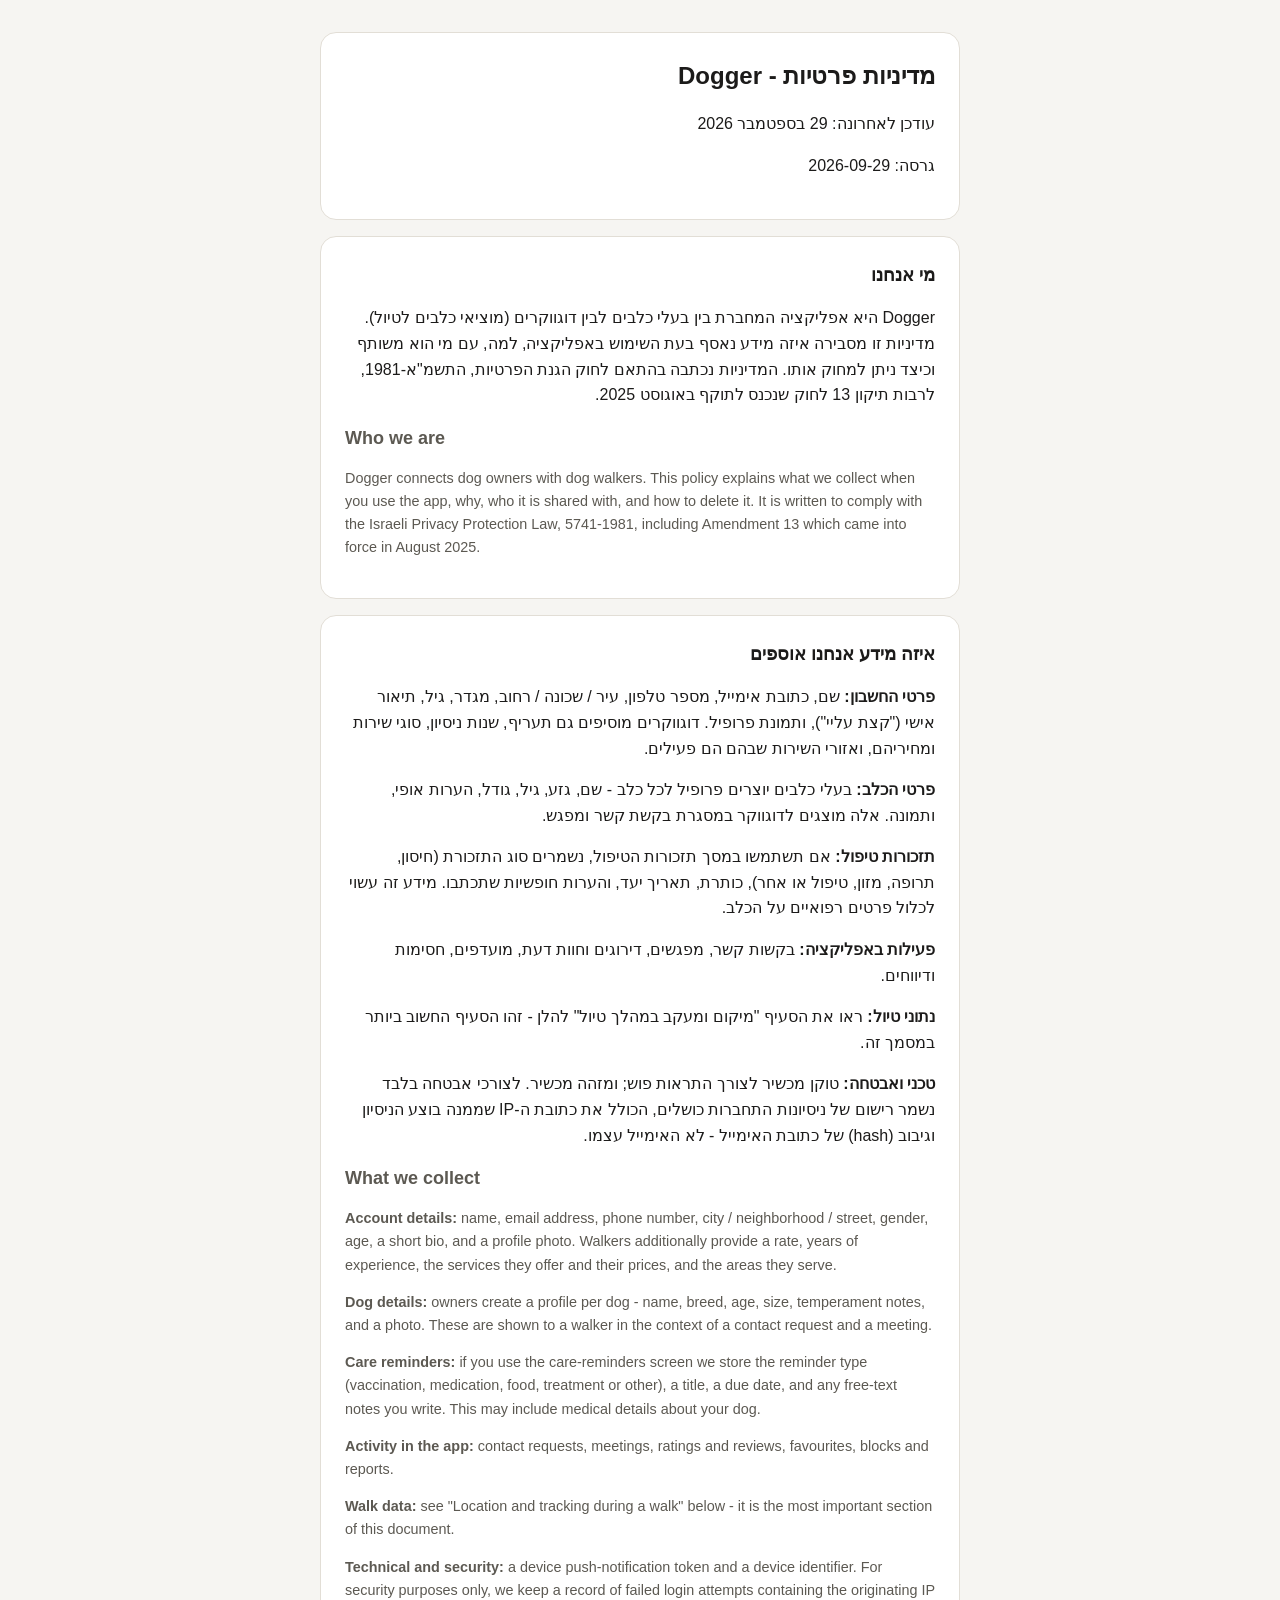
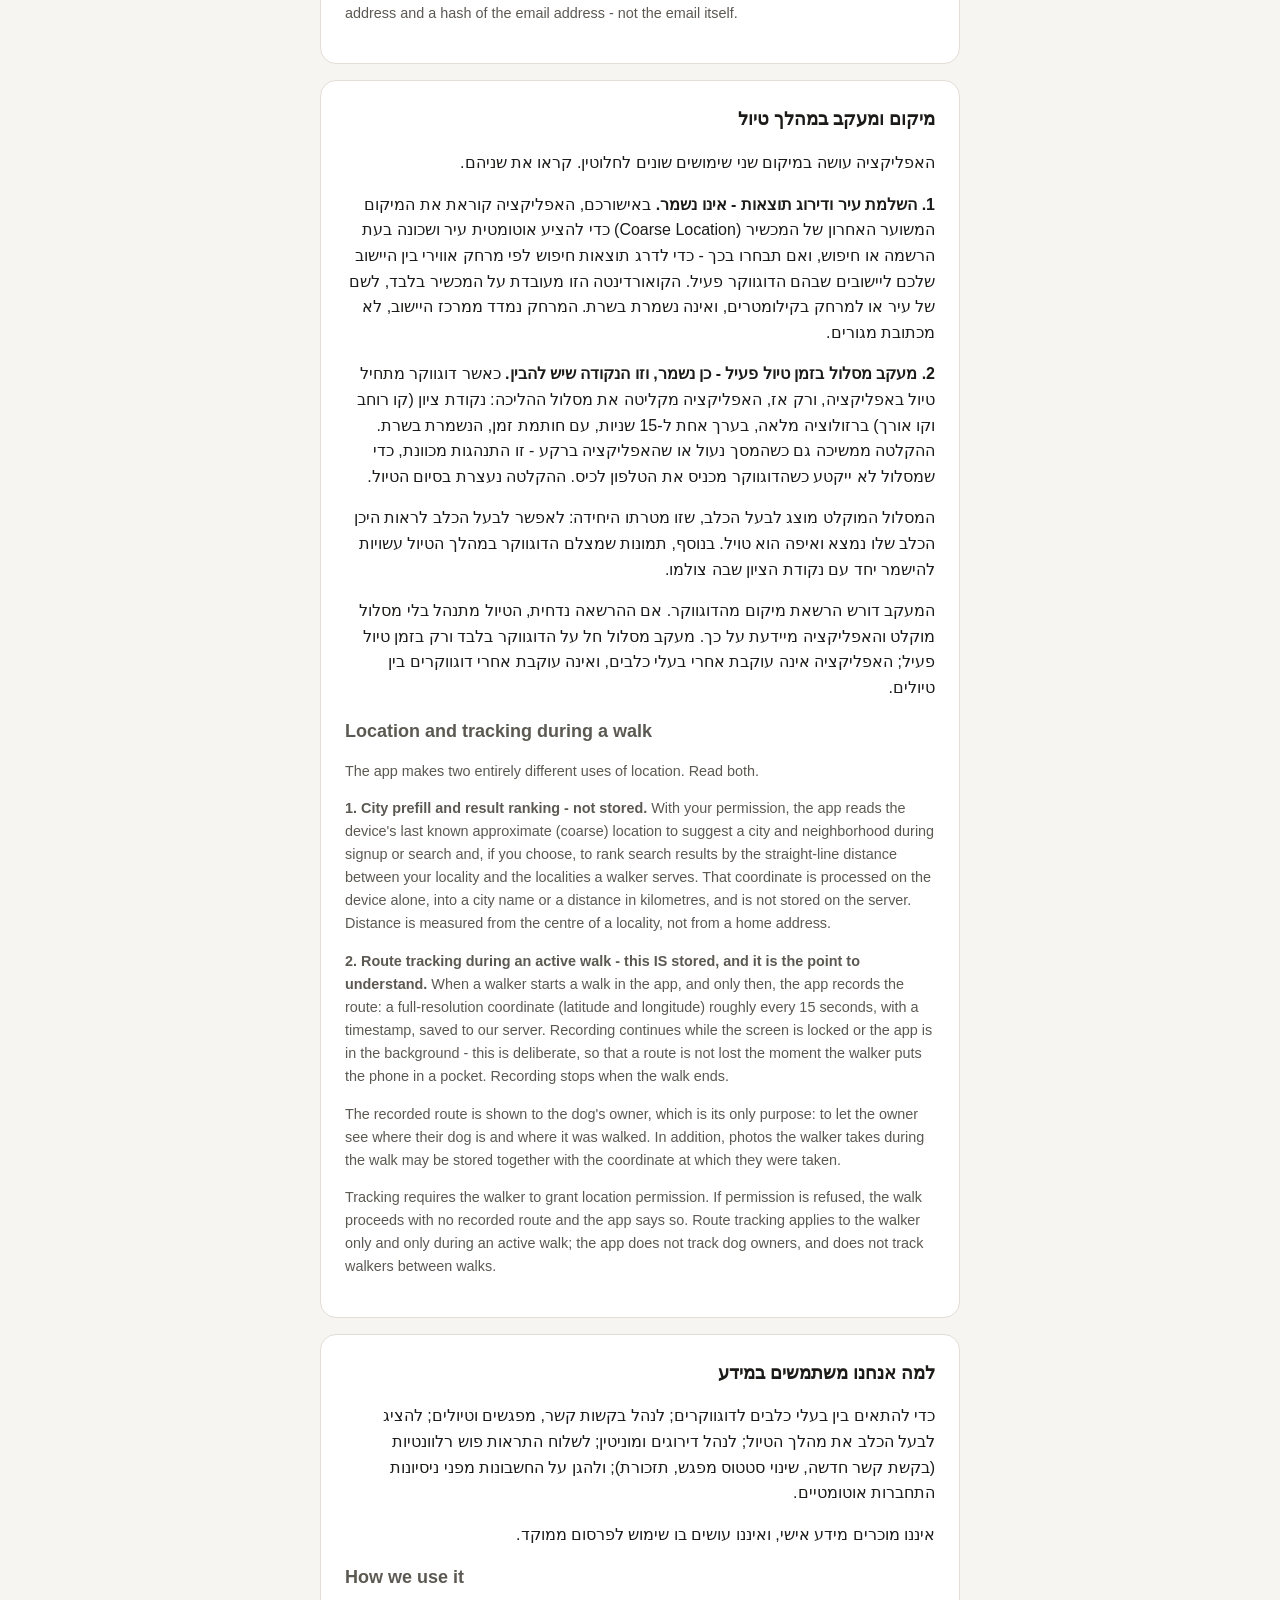
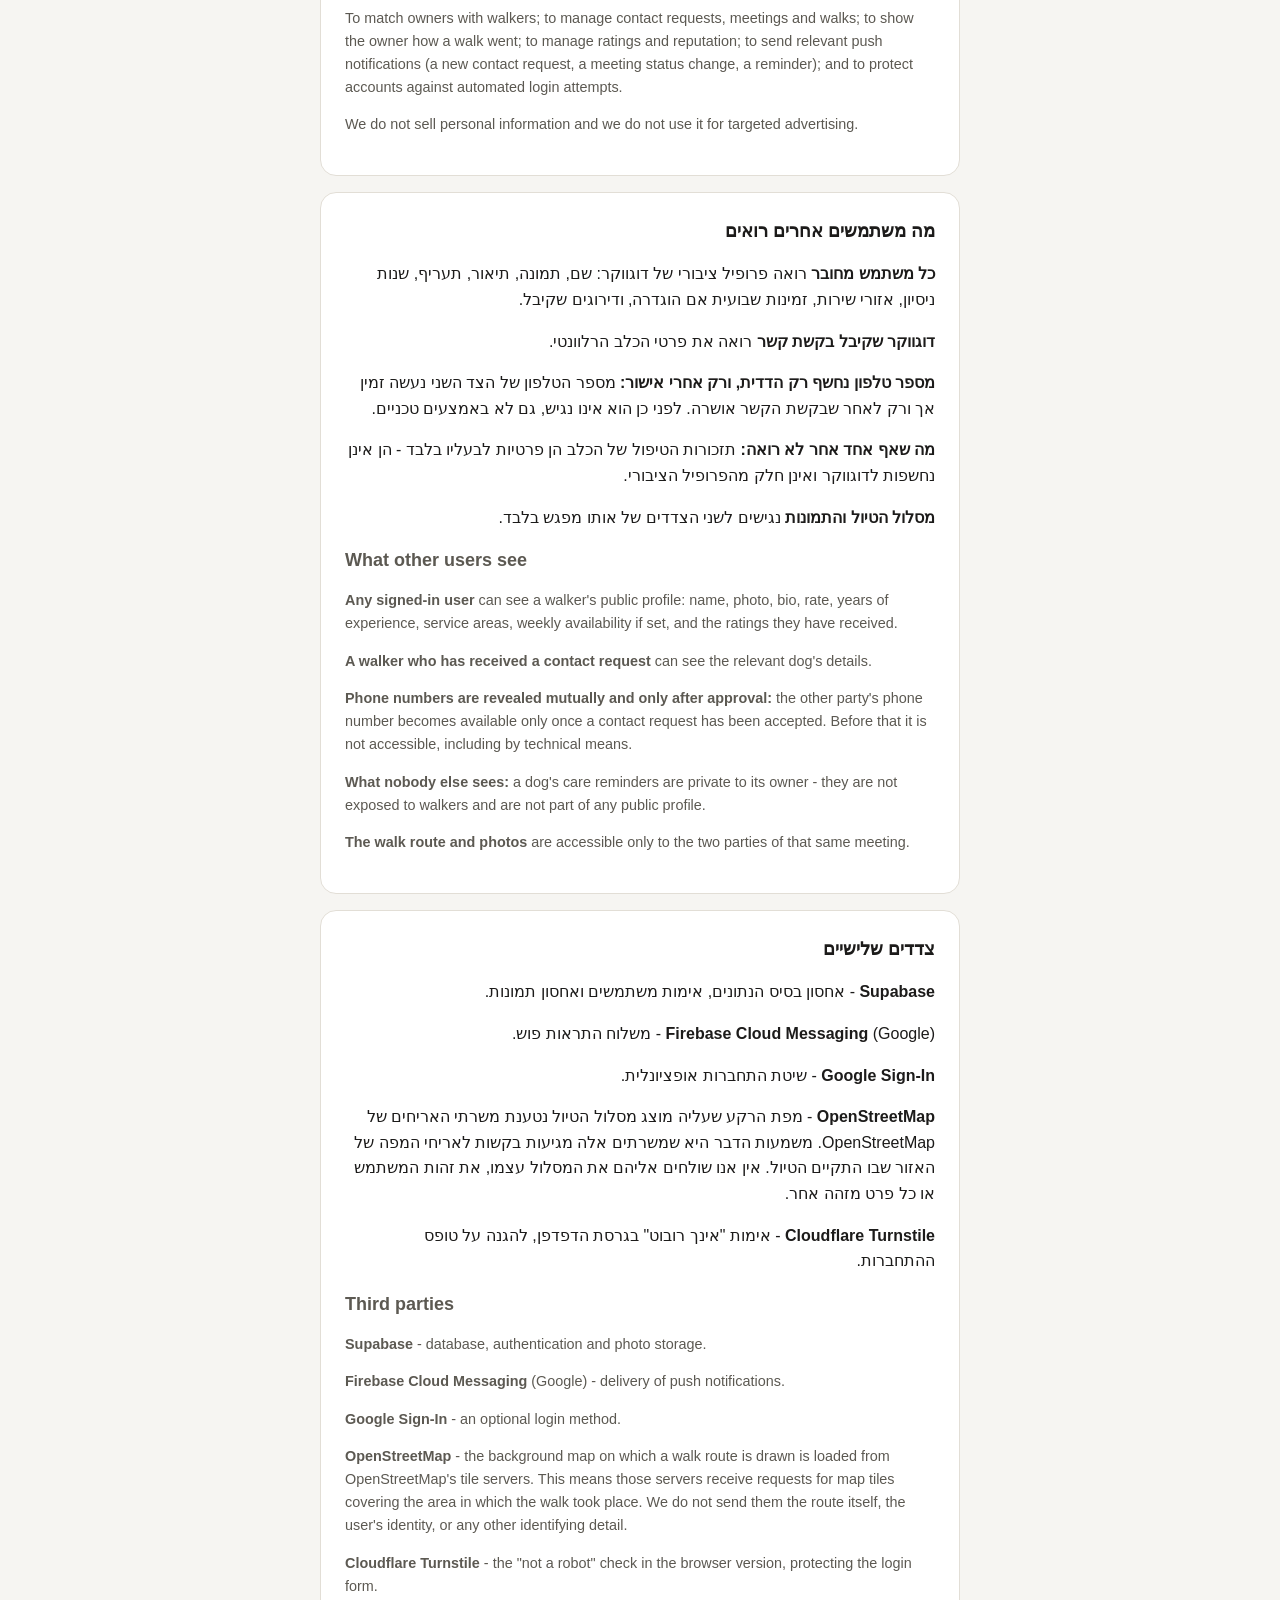
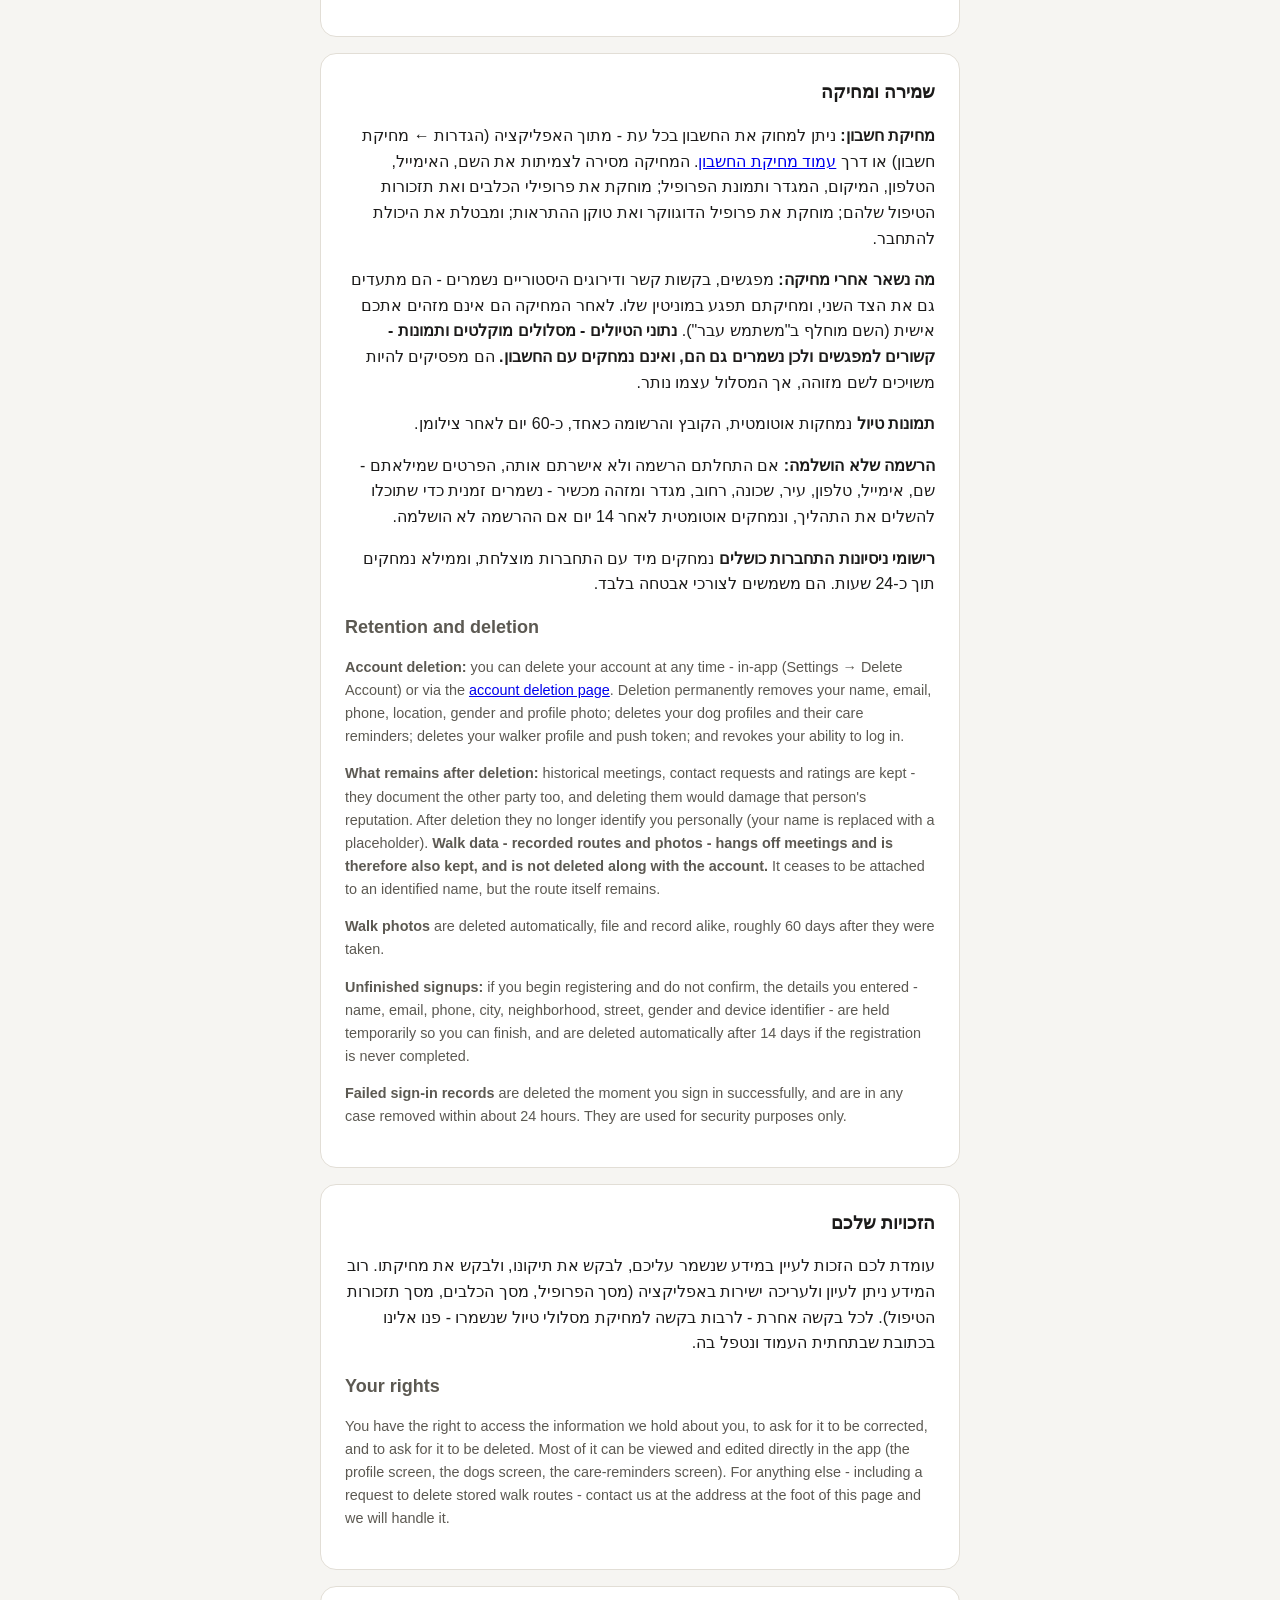
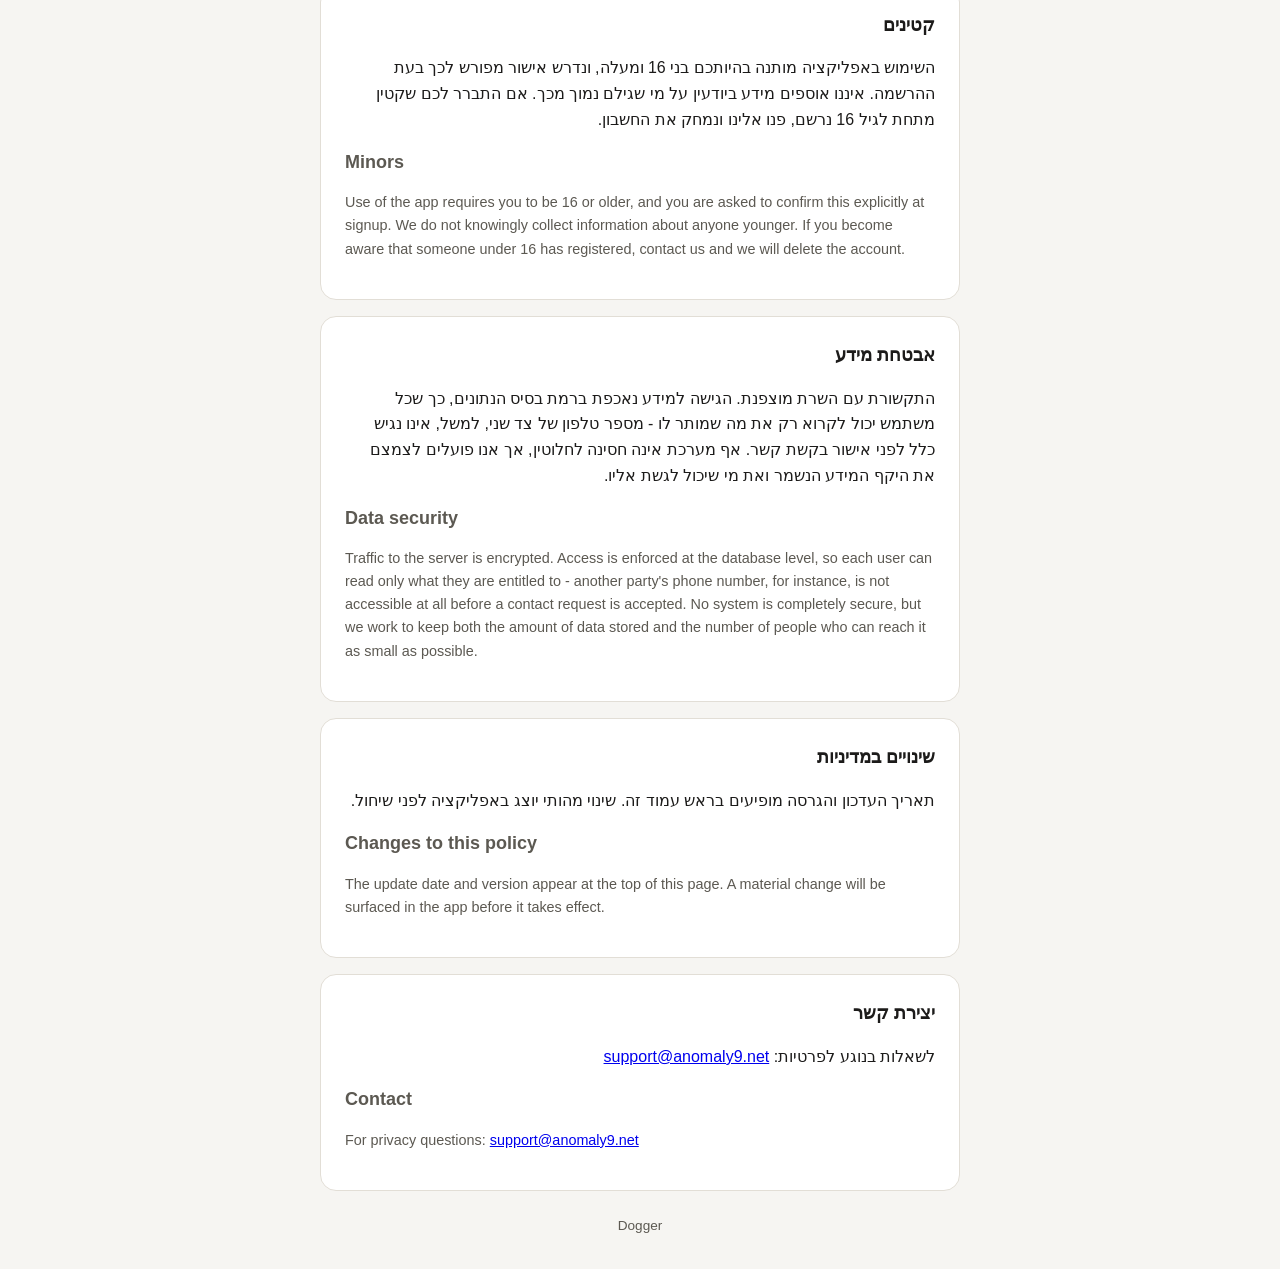
<file: privacy.html>
<!doctype html>
<html lang="he" dir="rtl">
<head>
<meta charset="UTF-8">
<meta name="viewport" content="width=device-width, initial-scale=1">
<title>מדיניות פרטיות - Dogger | Privacy Policy</title>
<link rel="stylesheet" href="style.css">
</head>
<body>
<main class="page">
  <div class="card lang-he">
    <h1>מדיניות פרטיות - Dogger</h1>
    <p>עודכן לאחרונה: 29 בספטמבר 2026</p>
    <p>גרסה: 2026-09-29</p>
  </div>

  <div class="card">
    <div class="lang-he">
      <h2>מי אנחנו</h2>
      <p>Dogger היא אפליקציה המחברת בין בעלי כלבים לבין דוגווקרים (מוציאי כלבים לטיול). מדיניות זו מסבירה איזה מידע נאסף בעת השימוש באפליקציה, למה, עם מי הוא משותף וכיצד ניתן למחוק אותו. המדיניות נכתבה בהתאם לחוק הגנת הפרטיות, התשמ"א-1981, לרבות תיקון 13 לחוק שנכנס לתוקף באוגוסט 2025.</p>
    </div>
    <div class="lang-en">
      <h2>Who we are</h2>
      <p>Dogger connects dog owners with dog walkers. This policy explains what we collect when you use the app, why, who it is shared with, and how to delete it. It is written to comply with the Israeli Privacy Protection Law, 5741-1981, including Amendment 13 which came into force in August 2025.</p>
    </div>
  </div>

  <div class="card">
    <div class="lang-he">
      <h2>איזה מידע אנחנו אוספים</h2>
      <p><strong>פרטי החשבון:</strong> שם, כתובת אימייל, מספר טלפון, עיר / שכונה / רחוב, מגדר, גיל, תיאור אישי ("קצת עליי"), ותמונת פרופיל. דוגווקרים מוסיפים גם תעריף, שנות ניסיון, סוגי שירות ומחיריהם, ואזורי השירות שבהם הם פעילים.</p>
      <p><strong>פרטי הכלב:</strong> בעלי כלבים יוצרים פרופיל לכל כלב - שם, גזע, גיל, גודל, הערות אופי, ותמונה. אלה מוצגים לדוגווקר במסגרת בקשת קשר ומפגש.</p>
      <p><strong>תזכורות טיפול:</strong> אם תשתמשו במסך תזכורות הטיפול, נשמרים סוג התזכורת (חיסון, תרופה, מזון, טיפול או אחר), כותרת, תאריך יעד, והערות חופשיות שתכתבו. מידע זה עשוי לכלול פרטים רפואיים על הכלב.</p>
      <p><strong>פעילות באפליקציה:</strong> בקשות קשר, מפגשים, דירוגים וחוות דעת, מועדפים, חסימות ודיווחים.</p>
      <p><strong>נתוני טיול:</strong> ראו את הסעיף "מיקום ומעקב במהלך טיול" להלן - זהו הסעיף החשוב ביותר במסמך זה.</p>
      <p><strong>טכני ואבטחה:</strong> טוקן מכשיר לצורך התראות פוש; ומזהה מכשיר. לצורכי אבטחה בלבד נשמר רישום של ניסיונות התחברות כושלים, הכולל את כתובת ה-IP שממנה בוצע הניסיון וגיבוב (hash) של כתובת האימייל - לא האימייל עצמו.</p>
    </div>
    <div class="lang-en">
      <h2>What we collect</h2>
      <p><strong>Account details:</strong> name, email address, phone number, city / neighborhood / street, gender, age, a short bio, and a profile photo. Walkers additionally provide a rate, years of experience, the services they offer and their prices, and the areas they serve.</p>
      <p><strong>Dog details:</strong> owners create a profile per dog - name, breed, age, size, temperament notes, and a photo. These are shown to a walker in the context of a contact request and a meeting.</p>
      <p><strong>Care reminders:</strong> if you use the care-reminders screen we store the reminder type (vaccination, medication, food, treatment or other), a title, a due date, and any free-text notes you write. This may include medical details about your dog.</p>
      <p><strong>Activity in the app:</strong> contact requests, meetings, ratings and reviews, favourites, blocks and reports.</p>
      <p><strong>Walk data:</strong> see "Location and tracking during a walk" below - it is the most important section of this document.</p>
      <p><strong>Technical and security:</strong> a device push-notification token and a device identifier. For security purposes only, we keep a record of failed login attempts containing the originating IP address and a hash of the email address - not the email itself.</p>
    </div>
  </div>

  <div class="card">
    <div class="lang-he">
      <h2>מיקום ומעקב במהלך טיול</h2>
      <p>האפליקציה עושה במיקום שני שימושים שונים לחלוטין. קראו את שניהם.</p>
      <p><strong>1. השלמת עיר ודירוג תוצאות - אינו נשמר.</strong> באישורכם, האפליקציה קוראת את המיקום המשוער האחרון של המכשיר (Coarse Location) כדי להציע אוטומטית עיר ושכונה בעת הרשמה או חיפוש, ואם תבחרו בכך - כדי לדרג תוצאות חיפוש לפי מרחק אווירי בין היישוב שלכם ליישובים שבהם הדוגווקר פעיל. הקואורדינטה הזו מעובדת על המכשיר בלבד, לשם של עיר או למרחק בקילומטרים, ואינה נשמרת בשרת. המרחק נמדד ממרכז היישוב, לא מכתובת מגורים.</p>
      <p><strong>2. מעקב מסלול בזמן טיול פעיל - כן נשמר, וזו הנקודה שיש להבין.</strong> כאשר דוגווקר מתחיל טיול באפליקציה, ורק אז, האפליקציה מקליטה את מסלול ההליכה: נקודת ציון (קו רוחב וקו אורך) ברזולוציה מלאה, בערך אחת ל-15 שניות, עם חותמת זמן, הנשמרת בשרת. ההקלטה ממשיכה גם כשהמסך נעול או שהאפליקציה ברקע - זו התנהגות מכוונת, כדי שמסלול לא ייקטע כשהדוגווקר מכניס את הטלפון לכיס. ההקלטה נעצרת בסיום הטיול.</p>
      <p>המסלול המוקלט מוצג לבעל הכלב, שזו מטרתו היחידה: לאפשר לבעל הכלב לראות היכן הכלב שלו נמצא ואיפה הוא טויל. בנוסף, תמונות שמצלם הדוגווקר במהלך הטיול עשויות להישמר יחד עם נקודת הציון שבה צולמו.</p>
      <p>המעקב דורש הרשאת מיקום מהדוגווקר. אם ההרשאה נדחית, הטיול מתנהל בלי מסלול מוקלט והאפליקציה מיידעת על כך. מעקב מסלול חל על הדוגווקר בלבד ורק בזמן טיול פעיל; האפליקציה אינה עוקבת אחרי בעלי כלבים, ואינה עוקבת אחרי דוגווקרים בין טיולים.</p>
    </div>
    <div class="lang-en">
      <h2>Location and tracking during a walk</h2>
      <p>The app makes two entirely different uses of location. Read both.</p>
      <p><strong>1. City prefill and result ranking - not stored.</strong> With your permission, the app reads the device's last known approximate (coarse) location to suggest a city and neighborhood during signup or search and, if you choose, to rank search results by the straight-line distance between your locality and the localities a walker serves. That coordinate is processed on the device alone, into a city name or a distance in kilometres, and is not stored on the server. Distance is measured from the centre of a locality, not from a home address.</p>
      <p><strong>2. Route tracking during an active walk - this IS stored, and it is the point to understand.</strong> When a walker starts a walk in the app, and only then, the app records the route: a full-resolution coordinate (latitude and longitude) roughly every 15 seconds, with a timestamp, saved to our server. Recording continues while the screen is locked or the app is in the background - this is deliberate, so that a route is not lost the moment the walker puts the phone in a pocket. Recording stops when the walk ends.</p>
      <p>The recorded route is shown to the dog's owner, which is its only purpose: to let the owner see where their dog is and where it was walked. In addition, photos the walker takes during the walk may be stored together with the coordinate at which they were taken.</p>
      <p>Tracking requires the walker to grant location permission. If permission is refused, the walk proceeds with no recorded route and the app says so. Route tracking applies to the walker only and only during an active walk; the app does not track dog owners, and does not track walkers between walks.</p>
    </div>
  </div>

  <div class="card">
    <div class="lang-he">
      <h2>למה אנחנו משתמשים במידע</h2>
      <p>כדי להתאים בין בעלי כלבים לדוגווקרים; לנהל בקשות קשר, מפגשים וטיולים; להציג לבעל הכלב את מהלך הטיול; לנהל דירוגים ומוניטין; לשלוח התראות פוש רלוונטיות (בקשת קשר חדשה, שינוי סטטוס מפגש, תזכורת); ולהגן על החשבונות מפני ניסיונות התחברות אוטומטיים.</p>
      <p>איננו מוכרים מידע אישי, ואיננו עושים בו שימוש לפרסום ממוקד.</p>
    </div>
    <div class="lang-en">
      <h2>How we use it</h2>
      <p>To match owners with walkers; to manage contact requests, meetings and walks; to show the owner how a walk went; to manage ratings and reputation; to send relevant push notifications (a new contact request, a meeting status change, a reminder); and to protect accounts against automated login attempts.</p>
      <p>We do not sell personal information and we do not use it for targeted advertising.</p>
    </div>
  </div>

  <div class="card">
    <div class="lang-he">
      <h2>מה משתמשים אחרים רואים</h2>
      <p><strong>כל משתמש מחובר</strong> רואה פרופיל ציבורי של דוגווקר: שם, תמונה, תיאור, תעריף, שנות ניסיון, אזורי שירות, זמינות שבועית אם הוגדרה, ודירוגים שקיבל.</p>
      <p><strong>דוגווקר שקיבל בקשת קשר</strong> רואה את פרטי הכלב הרלוונטי.</p>
      <p><strong>מספר טלפון נחשף רק הדדית, ורק אחרי אישור:</strong> מספר הטלפון של הצד השני נעשה זמין אך ורק לאחר שבקשת הקשר אושרה. לפני כן הוא אינו נגיש, גם לא באמצעים טכניים.</p>
      <p><strong>מה שאף אחד אחר לא רואה:</strong> תזכורות הטיפול של הכלב הן פרטיות לבעליו בלבד - הן אינן נחשפות לדוגווקר ואינן חלק מהפרופיל הציבורי.</p>
      <p><strong>מסלול הטיול והתמונות</strong> נגישים לשני הצדדים של אותו מפגש בלבד.</p>
    </div>
    <div class="lang-en">
      <h2>What other users see</h2>
      <p><strong>Any signed-in user</strong> can see a walker's public profile: name, photo, bio, rate, years of experience, service areas, weekly availability if set, and the ratings they have received.</p>
      <p><strong>A walker who has received a contact request</strong> can see the relevant dog's details.</p>
      <p><strong>Phone numbers are revealed mutually and only after approval:</strong> the other party's phone number becomes available only once a contact request has been accepted. Before that it is not accessible, including by technical means.</p>
      <p><strong>What nobody else sees:</strong> a dog's care reminders are private to its owner - they are not exposed to walkers and are not part of any public profile.</p>
      <p><strong>The walk route and photos</strong> are accessible only to the two parties of that same meeting.</p>
    </div>
  </div>

  <div class="card">
    <div class="lang-he">
      <h2>צדדים שלישיים</h2>
      <p><strong>Supabase</strong> - אחסון בסיס הנתונים, אימות משתמשים ואחסון תמונות.</p>
      <p><strong>Firebase Cloud Messaging</strong> (Google) - משלוח התראות פוש.</p>
      <p><strong>Google Sign-In</strong> - שיטת התחברות אופציונלית.</p>
      <p><strong>OpenStreetMap</strong> - מפת הרקע שעליה מוצג מסלול הטיול נטענת משרתי האריחים של OpenStreetMap. משמעות הדבר היא שמשרתים אלה מגיעות בקשות לאריחי המפה של האזור שבו התקיים הטיול. אין אנו שולחים אליהם את המסלול עצמו, את זהות המשתמש או כל פרט מזהה אחר.</p>
      <p><strong>Cloudflare Turnstile</strong> - אימות "אינך רובוט" בגרסת הדפדפן, להגנה על טופס ההתחברות.</p>
    </div>
    <div class="lang-en">
      <h2>Third parties</h2>
      <p><strong>Supabase</strong> - database, authentication and photo storage.</p>
      <p><strong>Firebase Cloud Messaging</strong> (Google) - delivery of push notifications.</p>
      <p><strong>Google Sign-In</strong> - an optional login method.</p>
      <p><strong>OpenStreetMap</strong> - the background map on which a walk route is drawn is loaded from OpenStreetMap's tile servers. This means those servers receive requests for map tiles covering the area in which the walk took place. We do not send them the route itself, the user's identity, or any other identifying detail.</p>
      <p><strong>Cloudflare Turnstile</strong> - the "not a robot" check in the browser version, protecting the login form.</p>
    </div>
  </div>

  <div class="card">
    <div class="lang-he">
      <h2>שמירה ומחיקה</h2>
      <p><strong>מחיקת חשבון:</strong> ניתן למחוק את החשבון בכל עת - מתוך האפליקציה (הגדרות ← מחיקת חשבון) או דרך <a href="delete-account.html">עמוד מחיקת החשבון</a>. המחיקה מסירה לצמיתות את השם, האימייל, הטלפון, המיקום, המגדר ותמונת הפרופיל; מוחקת את פרופילי הכלבים ואת תזכורות הטיפול שלהם; מוחקת את פרופיל הדוגווקר ואת טוקן ההתראות; ומבטלת את היכולת להתחבר.</p>
      <p><strong>מה נשאר אחרי מחיקה:</strong> מפגשים, בקשות קשר ודירוגים היסטוריים נשמרים - הם מתעדים גם את הצד השני, ומחיקתם תפגע במוניטין שלו. לאחר המחיקה הם אינם מזהים אתכם אישית (השם מוחלף ב"משתמש עבר"). <strong>נתוני הטיולים - מסלולים מוקלטים ותמונות - קשורים למפגשים ולכן נשמרים גם הם, ואינם נמחקים עם החשבון.</strong> הם מפסיקים להיות משויכים לשם מזוהה, אך המסלול עצמו נותר.</p>
      <p><strong>תמונות טיול</strong> נמחקות אוטומטית, הקובץ והרשומה כאחד, כ-60 יום לאחר צילומן.</p>
      <p><strong>הרשמה שלא הושלמה:</strong> אם התחלתם הרשמה ולא אישרתם אותה, הפרטים שמילאתם - שם, אימייל, טלפון, עיר, שכונה, רחוב, מגדר ומזהה מכשיר - נשמרים זמנית כדי שתוכלו להשלים את התהליך, ונמחקים אוטומטית לאחר 14 יום אם ההרשמה לא הושלמה.</p>
      <p><strong>רישומי ניסיונות התחברות כושלים</strong> נמחקים מיד עם התחברות מוצלחת, וממילא נמחקים תוך כ-24 שעות. הם משמשים לצורכי אבטחה בלבד.</p>
    </div>
    <div class="lang-en">
      <h2>Retention and deletion</h2>
      <p><strong>Account deletion:</strong> you can delete your account at any time - in-app (Settings → Delete Account) or via the <a href="delete-account.html">account deletion page</a>. Deletion permanently removes your name, email, phone, location, gender and profile photo; deletes your dog profiles and their care reminders; deletes your walker profile and push token; and revokes your ability to log in.</p>
      <p><strong>What remains after deletion:</strong> historical meetings, contact requests and ratings are kept - they document the other party too, and deleting them would damage that person's reputation. After deletion they no longer identify you personally (your name is replaced with a placeholder). <strong>Walk data - recorded routes and photos - hangs off meetings and is therefore also kept, and is not deleted along with the account.</strong> It ceases to be attached to an identified name, but the route itself remains.</p>
      <p><strong>Walk photos</strong> are deleted automatically, file and record alike, roughly 60 days after they were taken.</p>
      <p><strong>Unfinished signups:</strong> if you begin registering and do not confirm, the details you entered - name, email, phone, city, neighborhood, street, gender and device identifier - are held temporarily so you can finish, and are deleted automatically after 14 days if the registration is never completed.</p>
      <p><strong>Failed sign-in records</strong> are deleted the moment you sign in successfully, and are in any case removed within about 24 hours. They are used for security purposes only.</p>
    </div>
  </div>

  <div class="card">
    <div class="lang-he">
      <h2>הזכויות שלכם</h2>
      <p>עומדת לכם הזכות לעיין במידע שנשמר עליכם, לבקש את תיקונו, ולבקש את מחיקתו. רוב המידע ניתן לעיון ולעריכה ישירות באפליקציה (מסך הפרופיל, מסך הכלבים, מסך תזכורות הטיפול). לכל בקשה אחרת - לרבות בקשה למחיקת מסלולי טיול שנשמרו - פנו אלינו בכתובת שבתחתית העמוד ונטפל בה.</p>
    </div>
    <div class="lang-en">
      <h2>Your rights</h2>
      <p>You have the right to access the information we hold about you, to ask for it to be corrected, and to ask for it to be deleted. Most of it can be viewed and edited directly in the app (the profile screen, the dogs screen, the care-reminders screen). For anything else - including a request to delete stored walk routes - contact us at the address at the foot of this page and we will handle it.</p>
    </div>
  </div>

  <div class="card">
    <div class="lang-he">
      <h2>קטינים</h2>
      <p>השימוש באפליקציה מותנה בהיותכם בני 16 ומעלה, ונדרש אישור מפורש לכך בעת ההרשמה. איננו אוספים מידע ביודעין על מי שגילם נמוך מכך. אם התברר לכם שקטין מתחת לגיל 16 נרשם, פנו אלינו ונמחק את החשבון.</p>
    </div>
    <div class="lang-en">
      <h2>Minors</h2>
      <p>Use of the app requires you to be 16 or older, and you are asked to confirm this explicitly at signup. We do not knowingly collect information about anyone younger. If you become aware that someone under 16 has registered, contact us and we will delete the account.</p>
    </div>
  </div>

  <div class="card">
    <div class="lang-he">
      <h2>אבטחת מידע</h2>
      <p>התקשורת עם השרת מוצפנת. הגישה למידע נאכפת ברמת בסיס הנתונים, כך שכל משתמש יכול לקרוא רק את מה שמותר לו - מספר טלפון של צד שני, למשל, אינו נגיש כלל לפני אישור בקשת קשר. אף מערכת אינה חסינה לחלוטין, אך אנו פועלים לצמצם את היקף המידע הנשמר ואת מי שיכול לגשת אליו.</p>
    </div>
    <div class="lang-en">
      <h2>Data security</h2>
      <p>Traffic to the server is encrypted. Access is enforced at the database level, so each user can read only what they are entitled to - another party's phone number, for instance, is not accessible at all before a contact request is accepted. No system is completely secure, but we work to keep both the amount of data stored and the number of people who can reach it as small as possible.</p>
    </div>
  </div>

  <div class="card">
    <div class="lang-he">
      <h2>שינויים במדיניות</h2>
      <p>תאריך העדכון והגרסה מופיעים בראש עמוד זה. שינוי מהותי יוצג באפליקציה לפני שיחול.</p>
    </div>
    <div class="lang-en">
      <h2>Changes to this policy</h2>
      <p>The update date and version appear at the top of this page. A material change will be surfaced in the app before it takes effect.</p>
    </div>
  </div>

  <div class="card">
    <div class="lang-he">
      <h2>יצירת קשר</h2>
      <p>לשאלות בנוגע לפרטיות: <a href="mailto:support@anomaly9.net">support@anomaly9.net</a></p>
    </div>
    <div class="lang-en">
      <h2>Contact</h2>
      <p>For privacy questions: <a href="mailto:support@anomaly9.net">support@anomaly9.net</a></p>
    </div>
  </div>

  <footer>Dogger</footer>
</main>
</body>
</html>
</file>
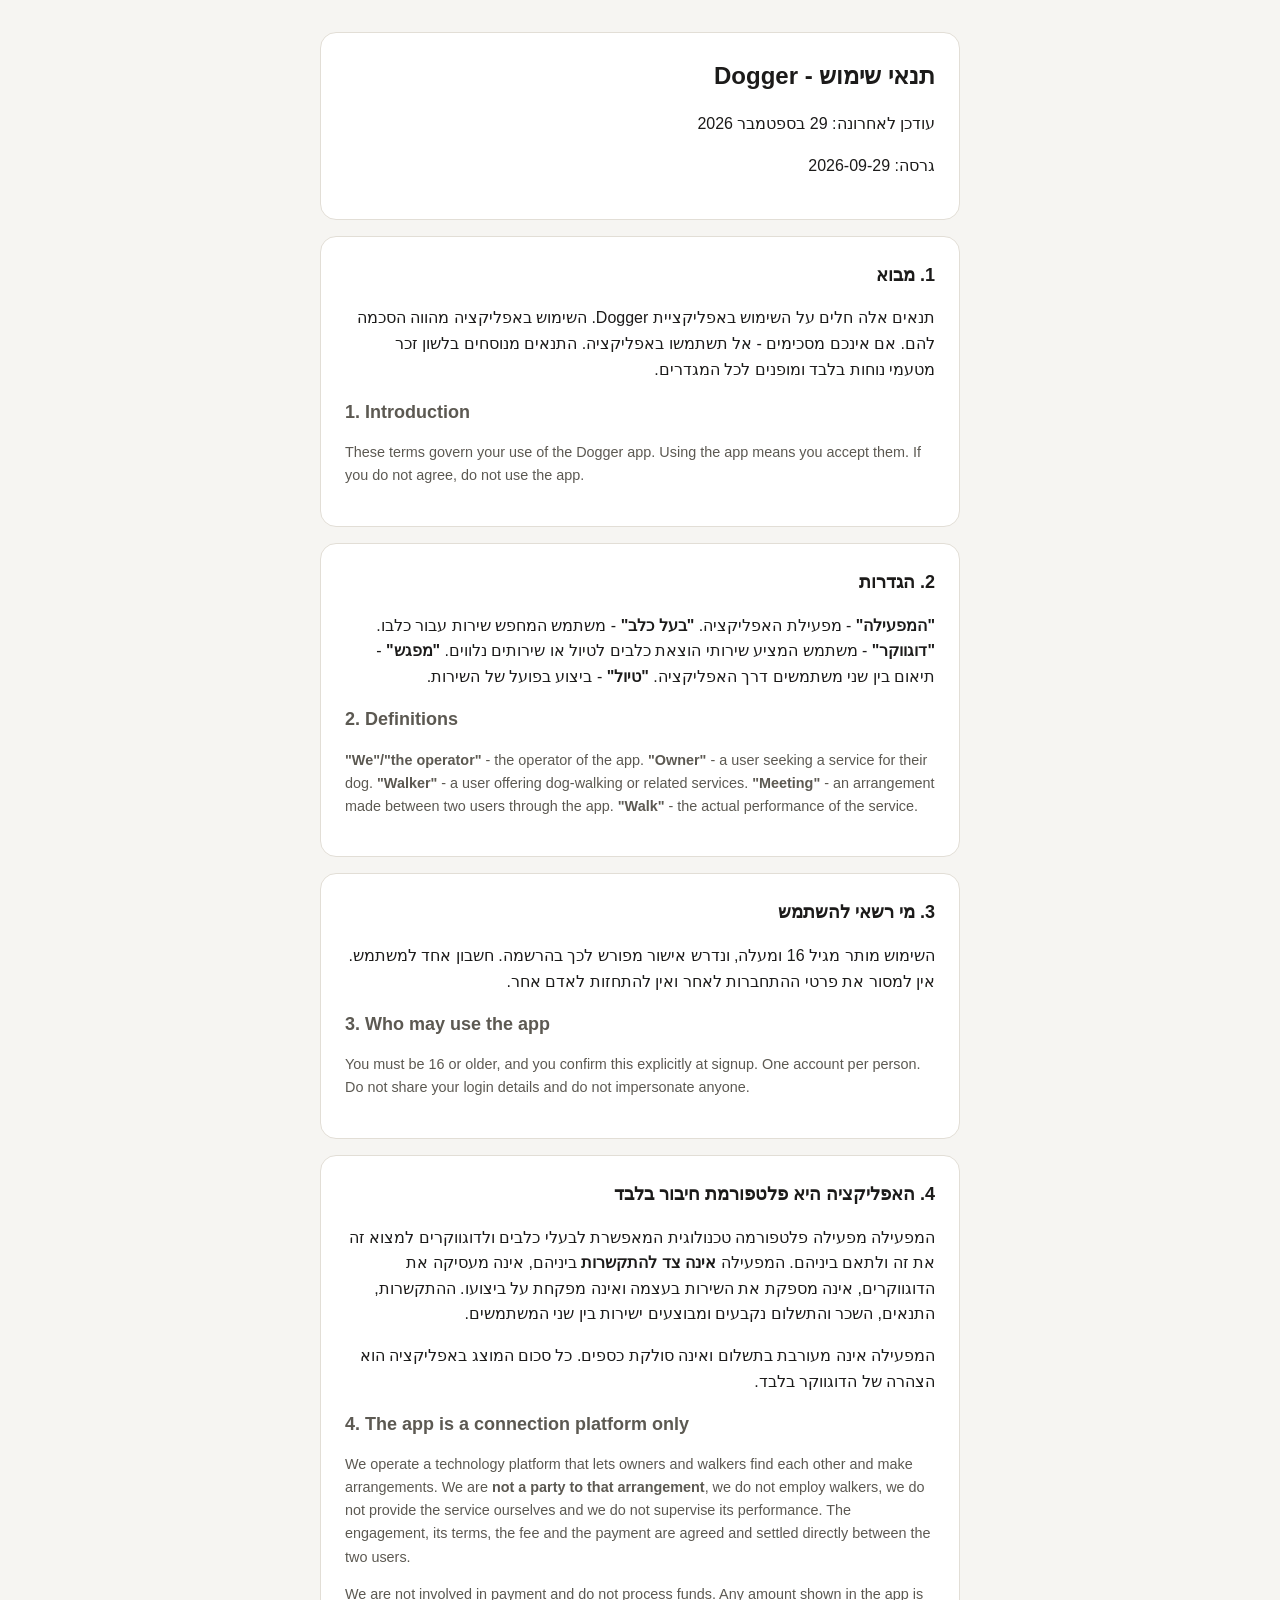
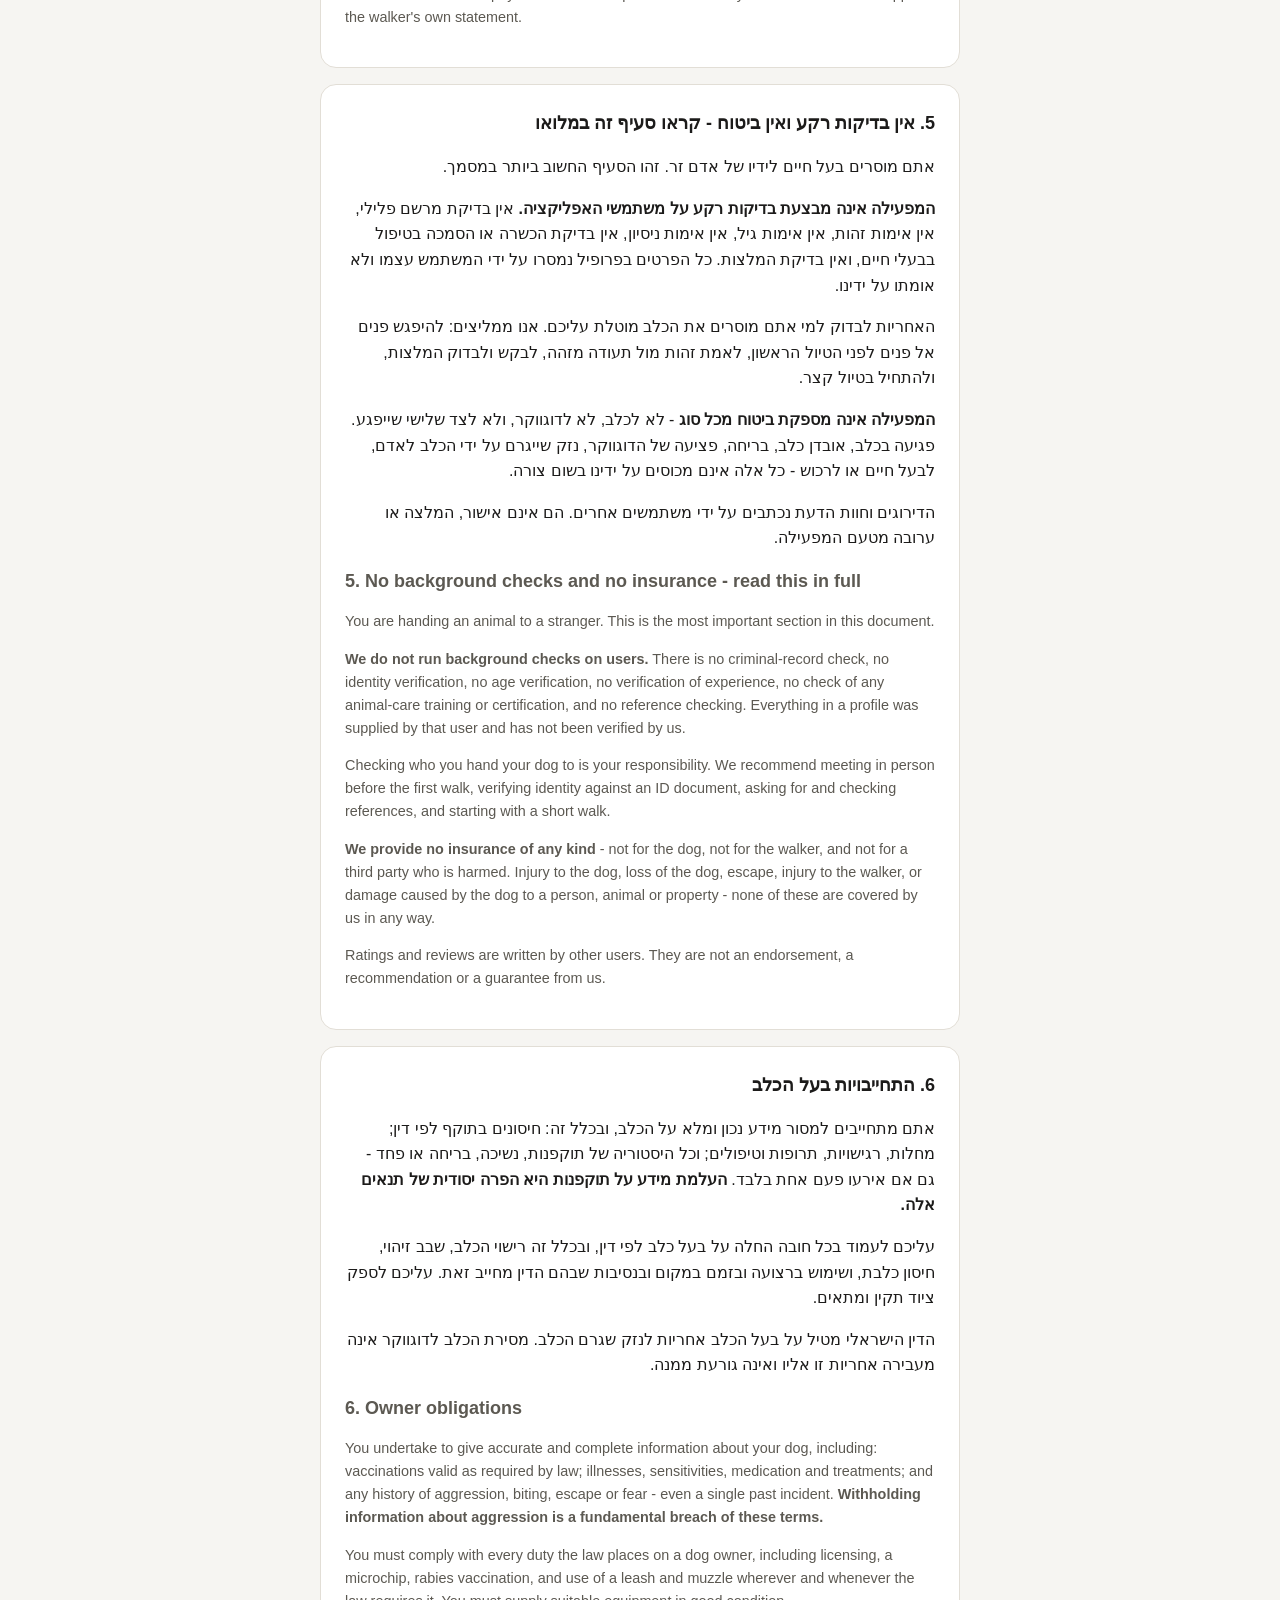
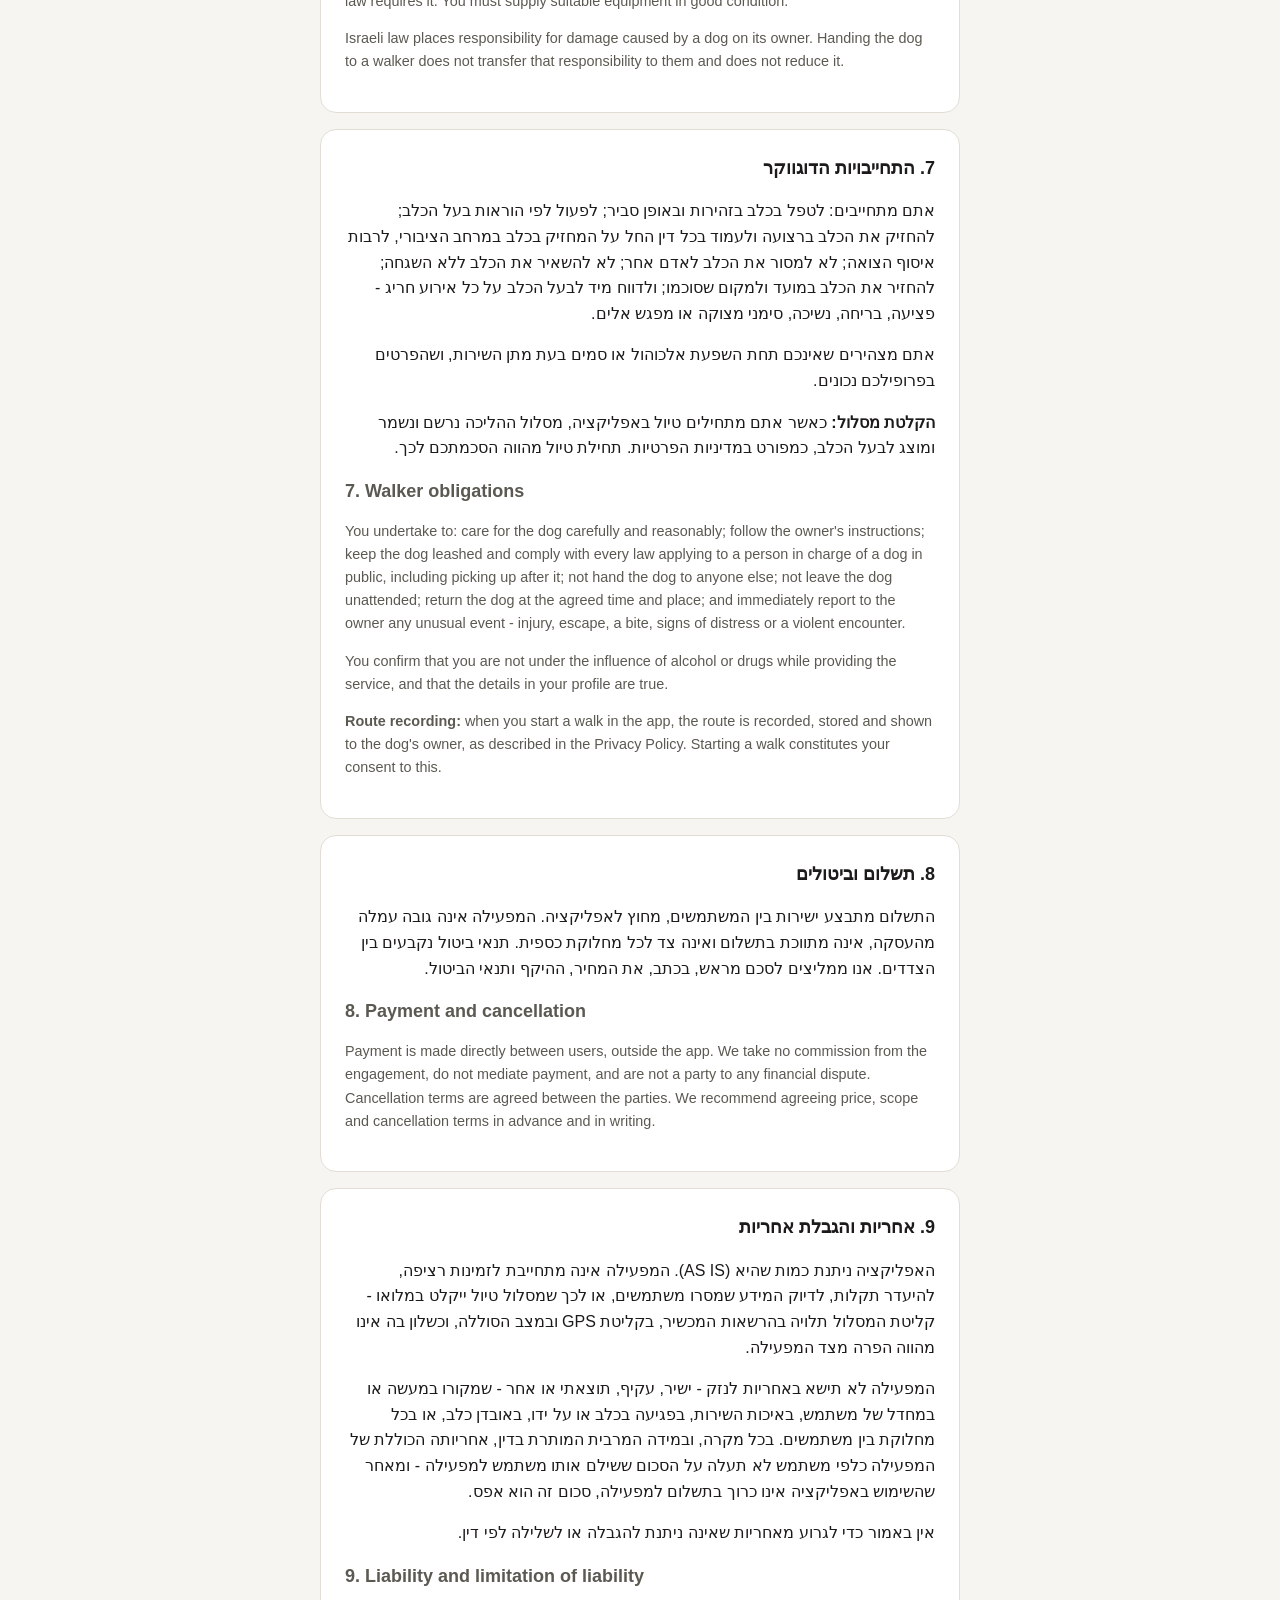
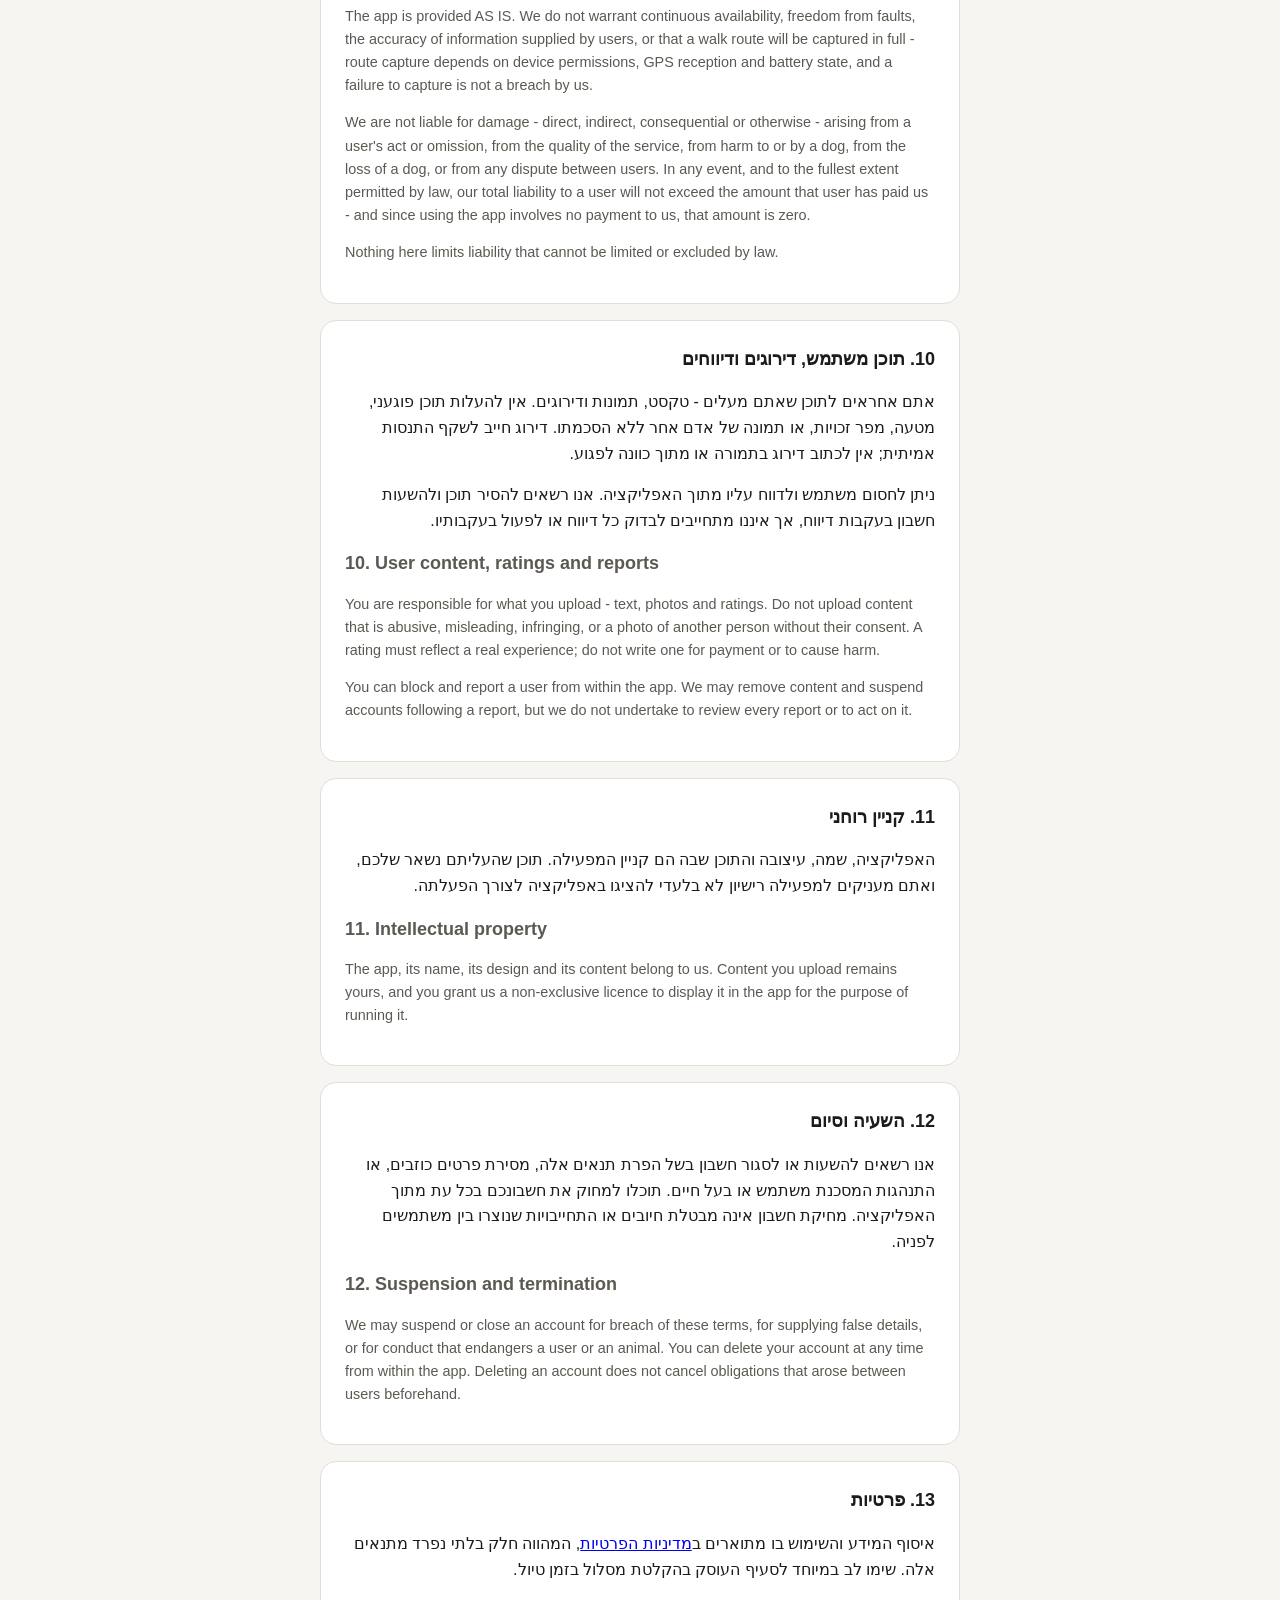
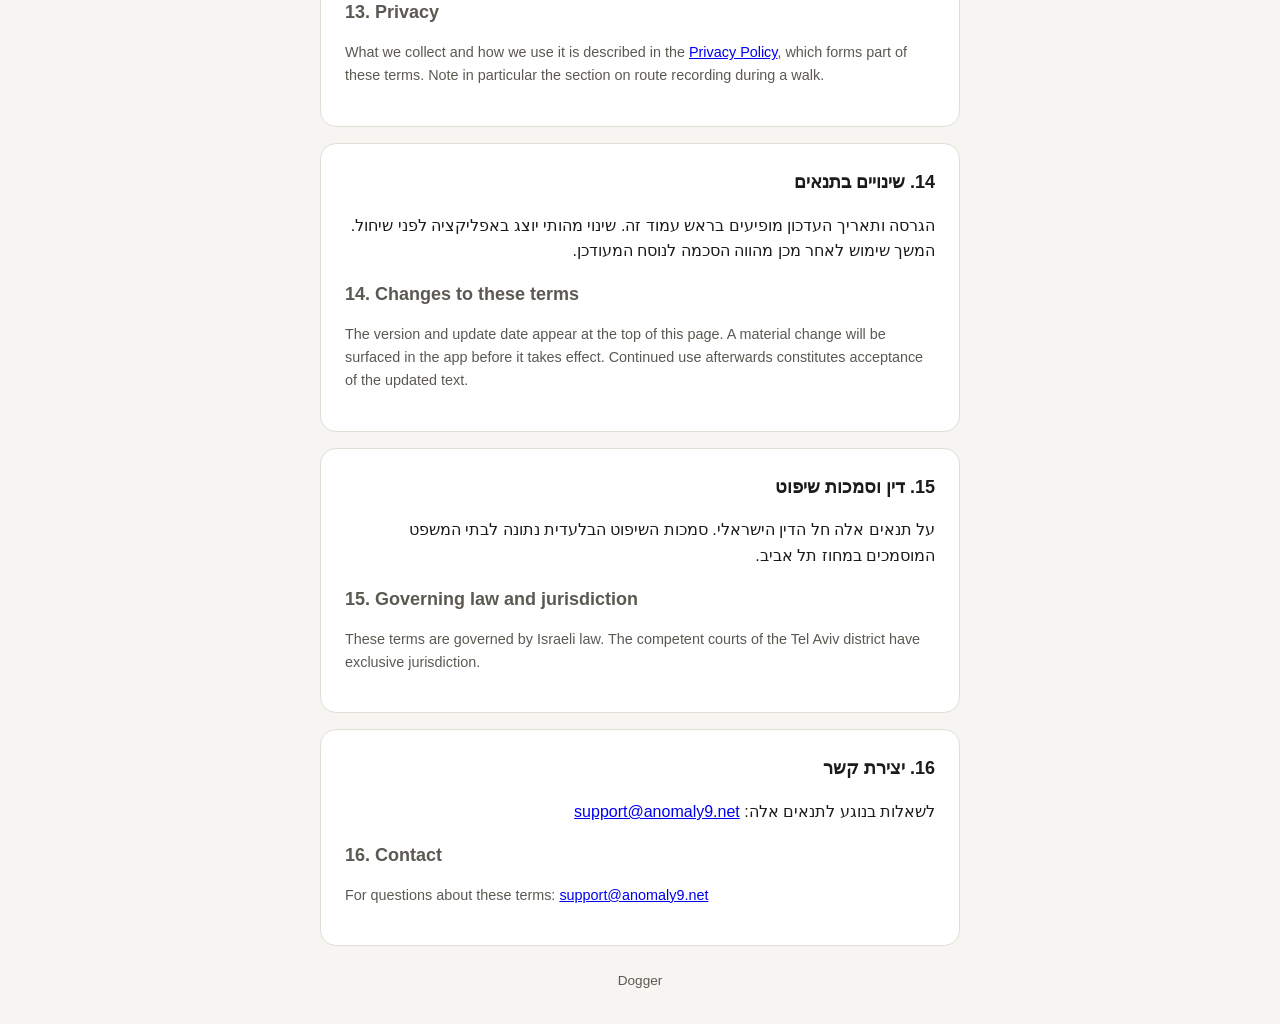
<file: terms.html>
<!doctype html>
<html lang="he" dir="rtl">
<head>
<meta charset="UTF-8">
<meta name="viewport" content="width=device-width, initial-scale=1">
<title>תנאי שימוש - Dogger | Terms of Use</title>
<link rel="stylesheet" href="style.css">
</head>
<body>
<main class="page">
  <div class="card lang-he">
    <h1>תנאי שימוש - Dogger</h1>
    <p>עודכן לאחרונה: 29 בספטמבר 2026</p>
    <p>גרסה: 2026-09-29</p>
  </div>

  <div class="card">
    <div class="lang-he">
      <h2>1. מבוא</h2>
      <p>תנאים אלה חלים על השימוש באפליקציית Dogger. השימוש באפליקציה מהווה הסכמה להם. אם אינכם מסכימים - אל תשתמשו באפליקציה. התנאים מנוסחים בלשון זכר מטעמי נוחות בלבד ומופנים לכל המגדרים.</p>
    </div>
    <div class="lang-en">
      <h2>1. Introduction</h2>
      <p>These terms govern your use of the Dogger app. Using the app means you accept them. If you do not agree, do not use the app.</p>
    </div>
  </div>

  <div class="card">
    <div class="lang-he">
      <h2>2. הגדרות</h2>
      <p><strong>"המפעילה"</strong> - מפעילת האפליקציה. <strong>"בעל כלב"</strong> - משתמש המחפש שירות עבור כלבו. <strong>"דוגווקר"</strong> - משתמש המציע שירותי הוצאת כלבים לטיול או שירותים נלווים. <strong>"מפגש"</strong> - תיאום בין שני משתמשים דרך האפליקציה. <strong>"טיול"</strong> - ביצוע בפועל של השירות.</p>
    </div>
    <div class="lang-en">
      <h2>2. Definitions</h2>
      <p><strong>"We"/"the operator"</strong> - the operator of the app. <strong>"Owner"</strong> - a user seeking a service for their dog. <strong>"Walker"</strong> - a user offering dog-walking or related services. <strong>"Meeting"</strong> - an arrangement made between two users through the app. <strong>"Walk"</strong> - the actual performance of the service.</p>
    </div>
  </div>

  <div class="card">
    <div class="lang-he">
      <h2>3. מי רשאי להשתמש</h2>
      <p>השימוש מותר מגיל 16 ומעלה, ונדרש אישור מפורש לכך בהרשמה. חשבון אחד למשתמש. אין למסור את פרטי ההתחברות לאחר ואין להתחזות לאדם אחר.</p>
    </div>
    <div class="lang-en">
      <h2>3. Who may use the app</h2>
      <p>You must be 16 or older, and you confirm this explicitly at signup. One account per person. Do not share your login details and do not impersonate anyone.</p>
    </div>
  </div>

  <div class="card">
    <div class="lang-he">
      <h2>4. האפליקציה היא פלטפורמת חיבור בלבד</h2>
      <p>המפעילה מפעילה פלטפורמה טכנולוגית המאפשרת לבעלי כלבים ולדוגווקרים למצוא זה את זה ולתאם ביניהם. המפעילה <strong>אינה צד להתקשרות</strong> ביניהם, אינה מעסיקה את הדוגווקרים, אינה מספקת את השירות בעצמה ואינה מפקחת על ביצועו. ההתקשרות, התנאים, השכר והתשלום נקבעים ומבוצעים ישירות בין שני המשתמשים.</p>
      <p>המפעילה אינה מעורבת בתשלום ואינה סולקת כספים. כל סכום המוצג באפליקציה הוא הצהרה של הדוגווקר בלבד.</p>
    </div>
    <div class="lang-en">
      <h2>4. The app is a connection platform only</h2>
      <p>We operate a technology platform that lets owners and walkers find each other and make arrangements. We are <strong>not a party to that arrangement</strong>, we do not employ walkers, we do not provide the service ourselves and we do not supervise its performance. The engagement, its terms, the fee and the payment are agreed and settled directly between the two users.</p>
      <p>We are not involved in payment and do not process funds. Any amount shown in the app is the walker's own statement.</p>
    </div>
  </div>

  <div class="card">
    <div class="lang-he">
      <h2>5. אין בדיקות רקע ואין ביטוח - קראו סעיף זה במלואו</h2>
      <p>אתם מוסרים בעל חיים לידיו של אדם זר. זהו הסעיף החשוב ביותר במסמך.</p>
      <p><strong>המפעילה אינה מבצעת בדיקות רקע על משתמשי האפליקציה.</strong> אין בדיקת מרשם פלילי, אין אימות זהות, אין אימות גיל, אין אימות ניסיון, אין בדיקת הכשרה או הסמכה בטיפול בבעלי חיים, ואין בדיקת המלצות. כל הפרטים בפרופיל נמסרו על ידי המשתמש עצמו ולא אומתו על ידינו.</p>
      <p>האחריות לבדוק למי אתם מוסרים את הכלב מוטלת עליכם. אנו ממליצים: להיפגש פנים אל פנים לפני הטיול הראשון, לאמת זהות מול תעודה מזהה, לבקש ולבדוק המלצות, ולהתחיל בטיול קצר.</p>
      <p><strong>המפעילה אינה מספקת ביטוח מכל סוג</strong> - לא לכלב, לא לדוגווקר, ולא לצד שלישי שייפגע. פגיעה בכלב, אובדן כלב, בריחה, פציעה של הדוגווקר, נזק שייגרם על ידי הכלב לאדם, לבעל חיים או לרכוש - כל אלה אינם מכוסים על ידינו בשום צורה.</p>
      <p>הדירוגים וחוות הדעת נכתבים על ידי משתמשים אחרים. הם אינם אישור, המלצה או ערובה מטעם המפעילה.</p>
    </div>
    <div class="lang-en">
      <h2>5. No background checks and no insurance - read this in full</h2>
      <p>You are handing an animal to a stranger. This is the most important section in this document.</p>
      <p><strong>We do not run background checks on users.</strong> There is no criminal-record check, no identity verification, no age verification, no verification of experience, no check of any animal-care training or certification, and no reference checking. Everything in a profile was supplied by that user and has not been verified by us.</p>
      <p>Checking who you hand your dog to is your responsibility. We recommend meeting in person before the first walk, verifying identity against an ID document, asking for and checking references, and starting with a short walk.</p>
      <p><strong>We provide no insurance of any kind</strong> - not for the dog, not for the walker, and not for a third party who is harmed. Injury to the dog, loss of the dog, escape, injury to the walker, or damage caused by the dog to a person, animal or property - none of these are covered by us in any way.</p>
      <p>Ratings and reviews are written by other users. They are not an endorsement, a recommendation or a guarantee from us.</p>
    </div>
  </div>

  <div class="card">
    <div class="lang-he">
      <h2>6. התחייבויות בעל הכלב</h2>
      <p>אתם מתחייבים למסור מידע נכון ומלא על הכלב, ובכלל זה: חיסונים בתוקף לפי דין; מחלות, רגישויות, תרופות וטיפולים; וכל היסטוריה של תוקפנות, נשיכה, בריחה או פחד - גם אם אירעו פעם אחת בלבד. <strong>העלמת מידע על תוקפנות היא הפרה יסודית של תנאים אלה.</strong></p>
      <p>עליכם לעמוד בכל חובה החלה על בעל כלב לפי דין, ובכלל זה רישוי הכלב, שבב זיהוי, חיסון כלבת, ושימוש ברצועה ובזמם במקום ובנסיבות שבהם הדין מחייב זאת. עליכם לספק ציוד תקין ומתאים.</p>
      <p>הדין הישראלי מטיל על בעל הכלב אחריות לנזק שגרם הכלב. מסירת הכלב לדוגווקר אינה מעבירה אחריות זו אליו ואינה גורעת ממנה.</p>
    </div>
    <div class="lang-en">
      <h2>6. Owner obligations</h2>
      <p>You undertake to give accurate and complete information about your dog, including: vaccinations valid as required by law; illnesses, sensitivities, medication and treatments; and any history of aggression, biting, escape or fear - even a single past incident. <strong>Withholding information about aggression is a fundamental breach of these terms.</strong></p>
      <p>You must comply with every duty the law places on a dog owner, including licensing, a microchip, rabies vaccination, and use of a leash and muzzle wherever and whenever the law requires it. You must supply suitable equipment in good condition.</p>
      <p>Israeli law places responsibility for damage caused by a dog on its owner. Handing the dog to a walker does not transfer that responsibility to them and does not reduce it.</p>
    </div>
  </div>

  <div class="card">
    <div class="lang-he">
      <h2>7. התחייבויות הדוגווקר</h2>
      <p>אתם מתחייבים: לטפל בכלב בזהירות ובאופן סביר; לפעול לפי הוראות בעל הכלב; להחזיק את הכלב ברצועה ולעמוד בכל דין החל על המחזיק בכלב במרחב הציבורי, לרבות איסוף הצואה; לא למסור את הכלב לאדם אחר; לא להשאיר את הכלב ללא השגחה; להחזיר את הכלב במועד ולמקום שסוכמו; ולדווח מיד לבעל הכלב על כל אירוע חריג - פציעה, בריחה, נשיכה, סימני מצוקה או מפגש אלים.</p>
      <p>אתם מצהירים שאינכם תחת השפעת אלכוהול או סמים בעת מתן השירות, ושהפרטים בפרופילכם נכונים.</p>
      <p><strong>הקלטת מסלול:</strong> כאשר אתם מתחילים טיול באפליקציה, מסלול ההליכה נרשם ונשמר ומוצג לבעל הכלב, כמפורט במדיניות הפרטיות. תחילת טיול מהווה הסכמתכם לכך.</p>
    </div>
    <div class="lang-en">
      <h2>7. Walker obligations</h2>
      <p>You undertake to: care for the dog carefully and reasonably; follow the owner's instructions; keep the dog leashed and comply with every law applying to a person in charge of a dog in public, including picking up after it; not hand the dog to anyone else; not leave the dog unattended; return the dog at the agreed time and place; and immediately report to the owner any unusual event - injury, escape, a bite, signs of distress or a violent encounter.</p>
      <p>You confirm that you are not under the influence of alcohol or drugs while providing the service, and that the details in your profile are true.</p>
      <p><strong>Route recording:</strong> when you start a walk in the app, the route is recorded, stored and shown to the dog's owner, as described in the Privacy Policy. Starting a walk constitutes your consent to this.</p>
    </div>
  </div>

  <div class="card">
    <div class="lang-he">
      <h2>8. תשלום וביטולים</h2>
      <p>התשלום מתבצע ישירות בין המשתמשים, מחוץ לאפליקציה. המפעילה אינה גובה עמלה מהעסקה, אינה מתווכת בתשלום ואינה צד לכל מחלוקת כספית. תנאי ביטול נקבעים בין הצדדים. אנו ממליצים לסכם מראש, בכתב, את המחיר, ההיקף ותנאי הביטול.</p>
    </div>
    <div class="lang-en">
      <h2>8. Payment and cancellation</h2>
      <p>Payment is made directly between users, outside the app. We take no commission from the engagement, do not mediate payment, and are not a party to any financial dispute. Cancellation terms are agreed between the parties. We recommend agreeing price, scope and cancellation terms in advance and in writing.</p>
    </div>
  </div>

  <div class="card">
    <div class="lang-he">
      <h2>9. אחריות והגבלת אחריות</h2>
      <p>האפליקציה ניתנת כמות שהיא (AS IS). המפעילה אינה מתחייבת לזמינות רציפה, להיעדר תקלות, לדיוק המידע שמסרו משתמשים, או לכך שמסלול טיול ייקלט במלואו - קליטת המסלול תלויה בהרשאות המכשיר, בקליטת GPS ובמצב הסוללה, וכשלון בה אינו מהווה הפרה מצד המפעילה.</p>
      <p>המפעילה לא תישא באחריות לנזק - ישיר, עקיף, תוצאתי או אחר - שמקורו במעשה או במחדל של משתמש, באיכות השירות, בפגיעה בכלב או על ידו, באובדן כלב, או בכל מחלוקת בין משתמשים. בכל מקרה, ובמידה המרבית המותרת בדין, אחריותה הכוללת של המפעילה כלפי משתמש לא תעלה על הסכום ששילם אותו משתמש למפעילה - ומאחר שהשימוש באפליקציה אינו כרוך בתשלום למפעילה, סכום זה הוא אפס.</p>
      <p>אין באמור כדי לגרוע מאחריות שאינה ניתנת להגבלה או לשלילה לפי דין.</p>
    </div>
    <div class="lang-en">
      <h2>9. Liability and limitation of liability</h2>
      <p>The app is provided AS IS. We do not warrant continuous availability, freedom from faults, the accuracy of information supplied by users, or that a walk route will be captured in full - route capture depends on device permissions, GPS reception and battery state, and a failure to capture is not a breach by us.</p>
      <p>We are not liable for damage - direct, indirect, consequential or otherwise - arising from a user's act or omission, from the quality of the service, from harm to or by a dog, from the loss of a dog, or from any dispute between users. In any event, and to the fullest extent permitted by law, our total liability to a user will not exceed the amount that user has paid us - and since using the app involves no payment to us, that amount is zero.</p>
      <p>Nothing here limits liability that cannot be limited or excluded by law.</p>
    </div>
  </div>

  <div class="card">
    <div class="lang-he">
      <h2>10. תוכן משתמש, דירוגים ודיווחים</h2>
      <p>אתם אחראים לתוכן שאתם מעלים - טקסט, תמונות ודירוגים. אין להעלות תוכן פוגעני, מטעה, מפר זכויות, או תמונה של אדם אחר ללא הסכמתו. דירוג חייב לשקף התנסות אמיתית; אין לכתוב דירוג בתמורה או מתוך כוונה לפגוע.</p>
      <p>ניתן לחסום משתמש ולדווח עליו מתוך האפליקציה. אנו רשאים להסיר תוכן ולהשעות חשבון בעקבות דיווח, אך איננו מתחייבים לבדוק כל דיווח או לפעול בעקבותיו.</p>
    </div>
    <div class="lang-en">
      <h2>10. User content, ratings and reports</h2>
      <p>You are responsible for what you upload - text, photos and ratings. Do not upload content that is abusive, misleading, infringing, or a photo of another person without their consent. A rating must reflect a real experience; do not write one for payment or to cause harm.</p>
      <p>You can block and report a user from within the app. We may remove content and suspend accounts following a report, but we do not undertake to review every report or to act on it.</p>
    </div>
  </div>

  <div class="card">
    <div class="lang-he">
      <h2>11. קניין רוחני</h2>
      <p>האפליקציה, שמה, עיצובה והתוכן שבה הם קניין המפעילה. תוכן שהעליתם נשאר שלכם, ואתם מעניקים למפעילה רישיון לא בלעדי להציגו באפליקציה לצורך הפעלתה.</p>
    </div>
    <div class="lang-en">
      <h2>11. Intellectual property</h2>
      <p>The app, its name, its design and its content belong to us. Content you upload remains yours, and you grant us a non-exclusive licence to display it in the app for the purpose of running it.</p>
    </div>
  </div>

  <div class="card">
    <div class="lang-he">
      <h2>12. השעיה וסיום</h2>
      <p>אנו רשאים להשעות או לסגור חשבון בשל הפרת תנאים אלה, מסירת פרטים כוזבים, או התנהגות המסכנת משתמש או בעל חיים. תוכלו למחוק את חשבונכם בכל עת מתוך האפליקציה. מחיקת חשבון אינה מבטלת חיובים או התחייבויות שנוצרו בין משתמשים לפניה.</p>
    </div>
    <div class="lang-en">
      <h2>12. Suspension and termination</h2>
      <p>We may suspend or close an account for breach of these terms, for supplying false details, or for conduct that endangers a user or an animal. You can delete your account at any time from within the app. Deleting an account does not cancel obligations that arose between users beforehand.</p>
    </div>
  </div>

  <div class="card">
    <div class="lang-he">
      <h2>13. פרטיות</h2>
      <p>איסוף המידע והשימוש בו מתוארים ב<a href="privacy.html">מדיניות הפרטיות</a>, המהווה חלק בלתי נפרד מתנאים אלה. שימו לב במיוחד לסעיף העוסק בהקלטת מסלול בזמן טיול.</p>
    </div>
    <div class="lang-en">
      <h2>13. Privacy</h2>
      <p>What we collect and how we use it is described in the <a href="privacy.html">Privacy Policy</a>, which forms part of these terms. Note in particular the section on route recording during a walk.</p>
    </div>
  </div>

  <div class="card">
    <div class="lang-he">
      <h2>14. שינויים בתנאים</h2>
      <p>הגרסה ותאריך העדכון מופיעים בראש עמוד זה. שינוי מהותי יוצג באפליקציה לפני שיחול. המשך שימוש לאחר מכן מהווה הסכמה לנוסח המעודכן.</p>
    </div>
    <div class="lang-en">
      <h2>14. Changes to these terms</h2>
      <p>The version and update date appear at the top of this page. A material change will be surfaced in the app before it takes effect. Continued use afterwards constitutes acceptance of the updated text.</p>
    </div>
  </div>

  <div class="card">
    <div class="lang-he">
      <h2>15. דין וסמכות שיפוט</h2>
      <p>על תנאים אלה חל הדין הישראלי. סמכות השיפוט הבלעדית נתונה לבתי המשפט המוסמכים במחוז תל אביב.</p>
    </div>
    <div class="lang-en">
      <h2>15. Governing law and jurisdiction</h2>
      <p>These terms are governed by Israeli law. The competent courts of the Tel Aviv district have exclusive jurisdiction.</p>
    </div>
  </div>

  <div class="card">
    <div class="lang-he">
      <h2>16. יצירת קשר</h2>
      <p>לשאלות בנוגע לתנאים אלה: <a href="mailto:support@anomaly9.net">support@anomaly9.net</a></p>
    </div>
    <div class="lang-en">
      <h2>16. Contact</h2>
      <p>For questions about these terms: <a href="mailto:support@anomaly9.net">support@anomaly9.net</a></p>
    </div>
  </div>

  <footer>Dogger</footer>
</main>
</body>
</html>
</file>
<file: style.css>
:root {
  color-scheme: light dark;
  --bg: #f6f5f2;
  --surface: #ffffff;
  --text: #1c1b1a;
  --text-muted: #5c5952;
  --accent: #1f6f78;
  --accent-contrast: #ffffff;
  --border: #e2ded6;
  --danger: #b3261e;
  --danger-surface: #fdecea;
}

@media (prefers-color-scheme: dark) {
  :root {
    --bg: #16181a;
    --surface: #1f2224;
    --text: #eef0f1;
    --text-muted: #a7adb2;
    --accent: #4fb8c4;
    --accent-contrast: #08181a;
    --border: #33383b;
    --danger: #ff8a80;
    --danger-surface: #3a1f1d;
  }
}

* { box-sizing: border-box; }

body {
  margin: 0;
  min-height: 100vh;
  background: var(--bg);
  color: var(--text);
  font-family: -apple-system, "Segoe UI", "Helvetica Neue", Arial, "Noto Sans Hebrew", sans-serif;
  line-height: 1.6;
  display: flex;
  justify-content: center;
  padding: 32px 16px;
}

.page {
  width: 100%;
  max-width: 640px;
}

.card {
  background: var(--surface);
  border: 1px solid var(--border);
  border-radius: 16px;
  padding: 24px;
  margin-bottom: 16px;
}

h1 {
  font-size: 1.5rem;
  margin: 0 0 8px;
}

h2 {
  font-size: 1.125rem;
  margin: 0 0 8px;
  padding-top: 16px;
  border-top: 1px solid var(--border);
}

.card h2:first-child {
  border-top: none;
  padding-top: 0;
}

.lang-he {
  direction: rtl;
  text-align: right;
}

.lang-en {
  direction: ltr;
  text-align: left;
  color: var(--text-muted);
  font-size: 0.9rem;
  margin-top: 8px;
}

label {
  display: block;
  font-weight: 600;
  margin-bottom: 4px;
}

input[type="email"],
input[type="password"] {
  width: 100%;
  padding: 10px 12px;
  border: 1px solid var(--border);
  border-radius: 8px;
  background: var(--bg);
  color: var(--text);
  font-size: 1rem;
  margin-bottom: 16px;
}

button {
  font-size: 1rem;
  font-weight: 600;
  border: none;
  border-radius: 8px;
  padding: 10px 18px;
  cursor: pointer;
}

.btn-primary {
  background: var(--accent);
  color: var(--accent-contrast);
}

.btn-danger {
  background: var(--danger);
  color: var(--accent-contrast);
}

.btn-secondary {
  background: transparent;
  color: var(--text);
  border: 1px solid var(--border);
}

.error-text {
  color: var(--danger);
  margin: 0 0 16px;
}

.warning-box {
  background: var(--danger-surface);
  border-radius: 8px;
  padding: 16px;
  margin-bottom: 16px;
}

.actions {
  display: flex;
  gap: 8px;
  justify-content: flex-end;
}

.hidden {
  display: none !important;
}

footer {
  text-align: center;
  color: var(--text-muted);
  font-size: 0.85rem;
  margin-top: 24px;
}

footer a {
  color: var(--accent);
}
</file>
